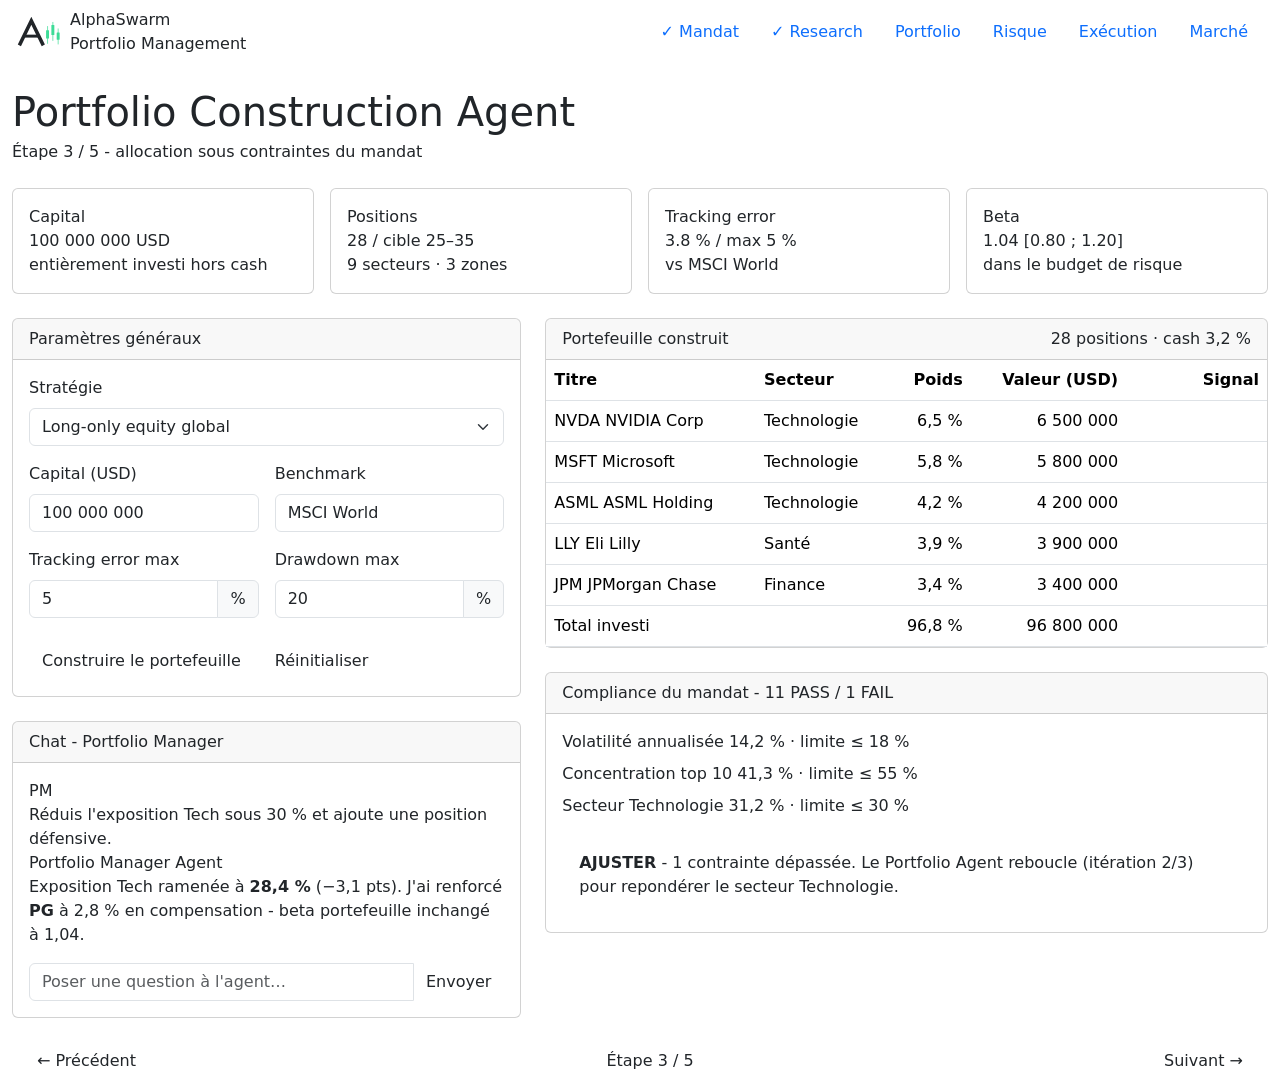
<file: static/drafts/_skeleton.html>
<!DOCTYPE html>
<html lang="fr">
<head>
  <meta charset="UTF-8">
  <meta name="viewport" content="width=device-width, initial-scale=1.0">
  <title>AlphaSwarm - Draft</title>
  <link rel="preconnect" href="https://fonts.googleapis.com">
  <link rel="preconnect" href="https://fonts.gstatic.com" crossorigin>
  <link href="https://fonts.googleapis.com/css2?family=IBM+Plex+Sans:ital,wght@0,300;0,400;0,500;0,600;0,700;1,400&family=IBM+Plex+Serif:wght@400;500;600;700&family=JetBrains+Mono:wght@400;500;700&display=swap" rel="stylesheet">
  <link href="https://cdn.jsdelivr.net/npm/bootstrap@5.3.3/dist/css/bootstrap.min.css" rel="stylesheet">
  <!-- DRAFT-STYLE -->
</head>
<body>

<!-- ══════════ TOPBAR ══════════ -->
<nav class="navbar as-topbar px-3">
  <div class="d-flex align-items-center gap-2">
    <div class="as-logo-mark" aria-label="AlphaSwarm">
      <svg viewBox="0 0 156 96" fill="none" xmlns="http://www.w3.org/2000/svg" width="46" height="30">
        <g stroke="currentColor" stroke-linecap="square">
          <path d="M14 88 L52 10 L90 88" stroke-width="12"/>
          <path d="M32 62 H72" stroke-width="10"/>
        </g>
        <path d="M16 78 L100 26" class="as-logo-cut" stroke-width="7"/>
        <g stroke="#3DDC97" stroke-width="2.4">
          <line x1="107" y1="28" x2="107" y2="88"/>
          <line x1="125" y1="14" x2="125" y2="78"/>
          <line x1="143" y1="36" x2="143" y2="90"/>
        </g>
        <g fill="#3DDC97">
          <rect x="102" y="42" width="10" height="28" rx="1"/>
          <rect x="120" y="24" width="10" height="34" rx="1"/>
          <rect x="138" y="50" width="10" height="24" rx="1"/>
        </g>
      </svg>
    </div>
    <div class="d-flex flex-column">
      <span class="as-logo-name">AlphaSwarm</span>
      <span class="as-logo-sub">Portfolio Management</span>
    </div>
  </div>
  <ul class="nav as-tabs">
    <li class="nav-item"><a class="nav-link as-tab is-done" href="#"><span class="as-tab-check">✓</span> Mandat</a></li>
    <li class="nav-item"><a class="nav-link as-tab is-done" href="#"><span class="as-tab-check">✓</span> Research</a></li>
    <li class="nav-item"><a class="nav-link as-tab is-active" href="#">Portfolio</a></li>
    <li class="nav-item"><a class="nav-link as-tab is-locked" href="#">Risque</a></li>
    <li class="nav-item"><a class="nav-link as-tab is-locked" href="#">Exécution</a></li>
    <li class="nav-item"><a class="nav-link as-tab is-market" href="#">Marché</a></li>
  </ul>
</nav>

<main class="container-xxl py-4 as-main">

  <!-- ══════════ SECTION HEADER ══════════ -->
  <div class="d-flex align-items-center justify-content-between mb-4 as-section-header">
    <div>
      <h1 class="as-title mb-1">Portfolio Construction Agent</h1>
      <div class="as-subtitle">Étape 3 / 5 - allocation sous contraintes du mandat</div>
    </div>
    <span class="badge as-badge-running">EN COURS</span>
  </div>

  <!-- ══════════ KPI CARDS ══════════ -->
  <div class="row g-3 mb-4">
    <div class="col-6 col-lg-3">
      <div class="card as-card as-kpi h-100"><div class="card-body">
        <div class="as-kpi-label">Capital</div>
        <div class="as-kpi-value as-num">100 000 000 <span class="as-kpi-unit">USD</span></div>
        <div class="as-kpi-sub">entièrement investi hors cash</div>
      </div></div>
    </div>
    <div class="col-6 col-lg-3">
      <div class="card as-card as-kpi h-100"><div class="card-body">
        <div class="as-kpi-label">Positions</div>
        <div class="as-kpi-value as-num">28 <span class="as-kpi-unit">/ cible 25–35</span></div>
        <div class="as-kpi-sub">9 secteurs · 3 zones</div>
      </div></div>
    </div>
    <div class="col-6 col-lg-3">
      <div class="card as-card as-kpi h-100"><div class="card-body">
        <div class="as-kpi-label">Tracking error</div>
        <div class="as-kpi-value as-num">3.8 <span class="as-kpi-unit">% / max 5 %</span></div>
        <div class="as-kpi-sub">vs MSCI World</div>
      </div></div>
    </div>
    <div class="col-6 col-lg-3">
      <div class="card as-card as-kpi h-100"><div class="card-body">
        <div class="as-kpi-label">Beta</div>
        <div class="as-kpi-value as-num">1.04 <span class="as-kpi-unit">[0.80 ; 1.20]</span></div>
        <div class="as-kpi-sub">dans le budget de risque</div>
      </div></div>
    </div>
  </div>

  <div class="row g-4">
    <!-- ══════════ COLONNE GAUCHE : FORMULAIRE ══════════ -->
    <div class="col-lg-5">
      <div class="card as-card mb-4">
        <div class="card-header as-card-header">Paramètres généraux</div>
        <div class="card-body">
          <div class="mb-3">
            <label class="form-label as-label" for="d-strat">Stratégie</label>
            <select class="form-select as-input" id="d-strat">
              <option selected>Long-only equity global</option>
              <option>Long/short equity</option>
            </select>
          </div>
          <div class="row g-3">
            <div class="col-6">
              <label class="form-label as-label" for="d-capital">Capital (USD)</label>
              <input type="text" class="form-control as-input as-num" id="d-capital" value="100 000 000">
            </div>
            <div class="col-6">
              <label class="form-label as-label" for="d-bench">Benchmark</label>
              <input type="text" class="form-control as-input" id="d-bench" value="MSCI World">
            </div>
          </div>
          <div class="row g-3 mt-0">
            <div class="col-6">
              <label class="form-label as-label" for="d-te">Tracking error max</label>
              <div class="input-group">
                <input type="text" class="form-control as-input as-num" id="d-te" value="5">
                <span class="input-group-text as-suffix">%</span>
              </div>
            </div>
            <div class="col-6">
              <label class="form-label as-label" for="d-dd">Drawdown max</label>
              <div class="input-group">
                <input type="text" class="form-control as-input as-num" id="d-dd" value="20">
                <span class="input-group-text as-suffix">%</span>
              </div>
            </div>
          </div>
          <div class="d-flex gap-2 mt-4">
            <button type="button" class="btn as-btn-primary">Construire le portefeuille</button>
            <button type="button" class="btn as-btn-ghost">Réinitialiser</button>
          </div>
        </div>
      </div>

      <!-- ══════════ CHAT ══════════ -->
      <div class="card as-card">
        <div class="card-header as-card-header">Chat - Portfolio Manager</div>
        <div class="card-body as-chat">
          <div class="as-msg as-msg-user">
            <div class="as-msg-sender">PM</div>
            <div class="as-msg-bubble">Réduis l'exposition Tech sous 30 % et ajoute une position défensive.</div>
          </div>
          <div class="as-msg as-msg-agent">
            <div class="as-msg-sender">Portfolio Manager Agent</div>
            <div class="as-msg-bubble">Exposition Tech ramenée à <strong>28,4 %</strong> (−3,1 pts). J'ai renforcé <strong>PG</strong> à 2,8 % en compensation - beta portefeuille inchangé à 1,04.</div>
          </div>
          <div class="input-group mt-3">
            <input type="text" class="form-control as-input" placeholder="Poser une question à l'agent…" aria-label="Message">
            <button class="btn as-btn-primary" type="button">Envoyer</button>
          </div>
        </div>
      </div>
    </div>

    <!-- ══════════ COLONNE DROITE : TABLE + COMPLIANCE ══════════ -->
    <div class="col-lg-7">
      <div class="card as-card mb-4">
        <div class="card-header as-card-header d-flex justify-content-between align-items-center">
          <span>Portefeuille construit</span>
          <span class="as-header-meta">28 positions · cash 3,2 %</span>
        </div>
        <div class="table-responsive">
          <table class="table as-table align-middle mb-0">
            <thead>
              <tr>
                <th>Titre</th><th>Secteur</th>
                <th class="text-end">Poids</th><th class="text-end">Valeur (USD)</th>
                <th class="text-end">Signal</th>
              </tr>
            </thead>
            <tbody>
              <tr>
                <td><span class="as-ticker">NVDA</span> <span class="as-name">NVIDIA Corp</span></td>
                <td>Technologie</td>
                <td class="text-end as-num">6,5 %</td><td class="text-end as-num">6 500 000</td>
                <td class="text-end"><span class="badge as-badge-buy">STRONG BUY</span></td>
              </tr>
              <tr>
                <td><span class="as-ticker">MSFT</span> <span class="as-name">Microsoft</span></td>
                <td>Technologie</td>
                <td class="text-end as-num">5,8 %</td><td class="text-end as-num">5 800 000</td>
                <td class="text-end"><span class="badge as-badge-buy">BUY</span></td>
              </tr>
              <tr>
                <td><span class="as-ticker">ASML</span> <span class="as-name">ASML Holding</span></td>
                <td>Technologie</td>
                <td class="text-end as-num">4,2 %</td><td class="text-end as-num">4 200 000</td>
                <td class="text-end"><span class="badge as-badge-buy">BUY</span></td>
              </tr>
              <tr>
                <td><span class="as-ticker">LLY</span> <span class="as-name">Eli Lilly</span></td>
                <td>Santé</td>
                <td class="text-end as-num">3,9 %</td><td class="text-end as-num">3 900 000</td>
                <td class="text-end"><span class="badge as-badge-hold">HOLD</span></td>
              </tr>
              <tr>
                <td><span class="as-ticker">JPM</span> <span class="as-name">JPMorgan Chase</span></td>
                <td>Finance</td>
                <td class="text-end as-num">3,4 %</td><td class="text-end as-num">3 400 000</td>
                <td class="text-end"><span class="badge as-badge-buy">BUY</span></td>
              </tr>
            </tbody>
            <tfoot>
              <tr class="as-total">
                <td colspan="2">Total investi</td>
                <td class="text-end as-num">96,8 %</td>
                <td class="text-end as-num">96 800 000</td>
                <td></td>
              </tr>
            </tfoot>
          </table>
        </div>
      </div>

      <!-- ══════════ COMPLIANCE ══════════ -->
      <div class="card as-card">
        <div class="card-header as-card-header">Compliance du mandat - 11 PASS / 1 FAIL</div>
        <div class="card-body">
          <div class="d-flex flex-column gap-2">
            <div class="d-flex justify-content-between align-items-center as-check">
              <span>Volatilité annualisée <span class="as-check-detail">14,2 % · limite ≤ 18 %</span></span>
              <span class="badge as-badge-pass">PASS</span>
            </div>
            <div class="d-flex justify-content-between align-items-center as-check">
              <span>Concentration top 10 <span class="as-check-detail">41,3 % · limite ≤ 55 %</span></span>
              <span class="badge as-badge-pass">PASS</span>
            </div>
            <div class="d-flex justify-content-between align-items-center as-check">
              <span>Secteur Technologie <span class="as-check-detail">31,2 % · limite ≤ 30 %</span></span>
              <span class="badge as-badge-fail">FAIL</span>
            </div>
          </div>
          <div class="alert as-alert mt-3 mb-0" role="alert">
            <strong>AJUSTER</strong> - 1 contrainte dépassée. Le Portfolio Agent reboucle (itération 2/3) pour repondérer le secteur Technologie.
          </div>
        </div>
      </div>
    </div>
  </div>
</main>

<!-- ══════════ FOOTER NAV ══════════ -->
<footer class="as-footer d-flex align-items-center justify-content-between px-4">
  <button type="button" class="btn as-btn-ghost">← Précédent</button>
  <span class="as-footer-step as-num">Étape 3 / 5</span>
  <button type="button" class="btn as-btn-primary">Suivant →</button>
</footer>

</body>
</html>
</file>
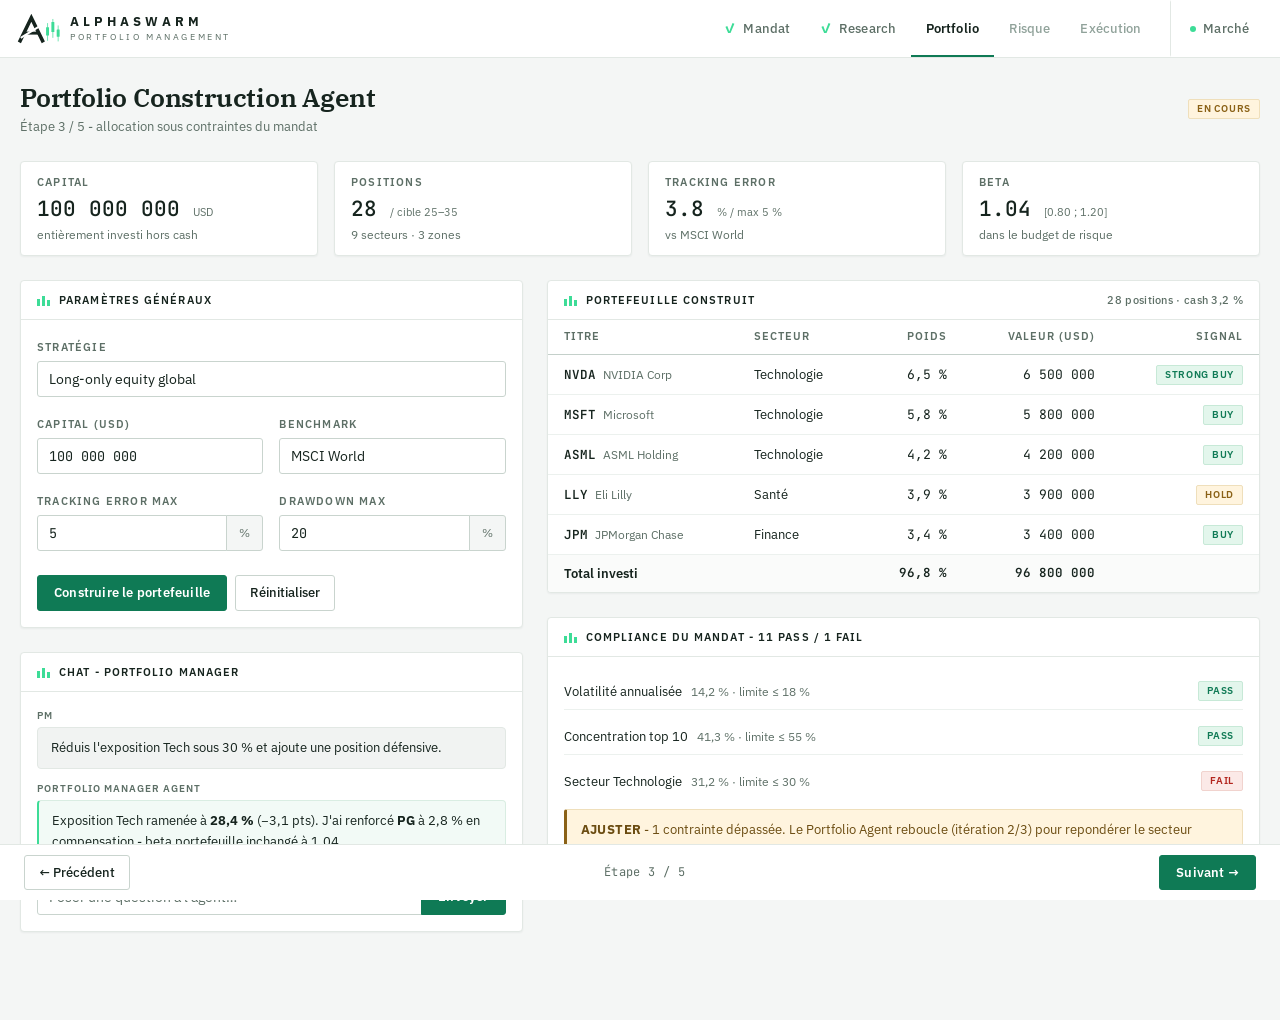
<file: static/drafts/draft-a.html>
<!DOCTYPE html>
<html lang="fr" data-bs-theme="light">
<head>
  <meta charset="UTF-8">
  <meta name="viewport" content="width=device-width, initial-scale=1.0">
  <title>AlphaSwarm - Draft</title>
  <link rel="preconnect" href="https://fonts.googleapis.com">
  <link rel="preconnect" href="https://fonts.gstatic.com" crossorigin>
  <link href="https://fonts.googleapis.com/css2?family=IBM+Plex+Sans:ital,wght@0,300;0,400;0,500;0,600;0,700;1,400&family=IBM+Plex+Serif:wght@400;500;600;700&family=JetBrains+Mono:wght@400;500;700&display=swap" rel="stylesheet">
  <link href="https://cdn.jsdelivr.net/npm/bootstrap@5.3.3/dist/css/bootstrap.min.css" rel="stylesheet">
  <style>
    /* DRAFT A - Salle de recherche · clair feutré, private bank */
    :root{
      --as-ink:#16241E;
      --as-ink2:#5D6F66;
      --as-mute:#90A29A;
      --as-bg:#F4F6F5;
      --as-card:#FFFFFF;
      --as-line:#E2E8E4;
      --as-line-soft:#ECF1EE;
      --as-field:#C9D4CE;
      --as-action:#0F7A55;
      --as-action-h:#0C6446;
      --as-brand:#3DDC97;
      --as-shadow:0 1px 2px rgba(22,36,30,.05);

      --bs-body-bg:var(--as-bg);
      --bs-body-color:var(--as-ink);
      --bs-emphasis-color:var(--as-ink);
      --bs-secondary-color:var(--as-ink2);
      --bs-tertiary-color:var(--as-mute);
      --bs-border-color:var(--as-line);
      --bs-link-color:var(--as-action);
      --bs-link-hover-color:var(--as-action-h);
      --bs-link-color-rgb:15,122,85;
      --bs-link-hover-color-rgb:12,100,70;
      --bs-body-font-family:"IBM Plex Sans",-apple-system,"Segoe UI",sans-serif;
      --bs-body-font-size:.875rem;
    }
    body{
      background:var(--as-bg);
      color:var(--as-ink);
      font-family:var(--bs-body-font-family);
      font-size:14px;
      -webkit-font-smoothing:antialiased;
      min-height:100vh;
      display:flex;
      flex-direction:column;
    }
    ::selection{background:#CDEBDD;color:var(--as-ink)}
    :focus-visible{outline:2px solid var(--as-action);outline-offset:2px}

    /* Topbar */
    .as-topbar{
      background:#FFFFFF;
      border-bottom:1px solid var(--as-line);
      min-height:58px;
      padding-top:0;
      padding-bottom:0;
      align-items:stretch;
      flex-wrap:nowrap;
    }
    .as-logo-mark{color:var(--as-ink);line-height:0}
    .as-logo-cut{stroke:#FFFFFF}
    .as-logo-name{
      font-family:"IBM Plex Sans",sans-serif;
      font-size:13px;font-weight:700;
      text-transform:uppercase;letter-spacing:4px;
      line-height:1.3;color:var(--as-ink);
    }
    .as-logo-sub{
      font-size:8.5px;text-transform:uppercase;
      letter-spacing:2.6px;color:var(--as-ink2);
    }
    .as-tabs{align-self:stretch;flex-wrap:nowrap}
    .as-tabs .nav-item{display:flex}
    .as-tab{
      display:flex;align-items:center;gap:7px;
      padding:0 15px;height:100%;
      font-size:12.5px;font-weight:500;letter-spacing:.1px;
      color:var(--as-ink2);
      border-top:2px solid transparent;
      border-bottom:2px solid transparent;
    }
    .as-tab:hover{color:var(--as-ink)}
    .as-tab.is-active{color:var(--as-ink);font-weight:600;border-bottom-color:var(--as-action)}
    .as-tab-check{color:var(--as-brand);font-weight:700}
    .as-tab.is-locked{color:var(--as-mute);pointer-events:none}
    .as-tab.is-market{margin-left:14px;border-left:1px solid var(--as-line);padding-left:19px}
    .as-tab.is-market::before{content:"";width:6px;height:6px;border-radius:3px;background:var(--as-brand)}

    /* Structure page */
    .as-main{max-width:1264px;flex:1 0 auto}
    .as-title{
      font-family:"IBM Plex Serif",Georgia,serif;
      font-weight:600;font-size:26px;line-height:1.2;letter-spacing:-.2px;
      color:var(--as-ink);
    }
    .as-subtitle{font-size:13px;color:var(--as-ink2)}
    .as-num{font-family:"JetBrains Mono",Consolas,monospace;font-variant-numeric:tabular-nums}

    /* Cartes */
    .as-card{
      background:var(--as-card);
      border:1px solid var(--as-line);
      border-radius:4px;
      box-shadow:var(--as-shadow);
      overflow:hidden;
    }
    .as-card .card-body{padding:16px}
    .as-card-header{
      display:flex;align-items:center;gap:9px;
      justify-content:flex-start!important;
      background:#FFFFFF;
      border-bottom:1px solid var(--as-line);
      padding:11px 16px;
      font-size:11px;font-weight:600;
      text-transform:uppercase;letter-spacing:1.1px;
      color:var(--as-ink);
    }
    /* signature : micro-motif 3 barres, rappel du logo */
    .as-card-header::before{
      content:"";flex:0 0 13px;height:12px;
      background:url("data:image/svg+xml,%3Csvg xmlns='http://www.w3.org/2000/svg' width='13' height='12'%3E%3Cg fill='%233DDC97'%3E%3Crect y='5' width='3' height='7'/%3E%3Crect x='5' y='2' width='3' height='10'/%3E%3Crect x='10' y='6' width='3' height='6'/%3E%3C/g%3E%3C/svg%3E") no-repeat;
    }
    .as-header-meta{
      margin-left:auto;
      font-size:11px;font-weight:500;letter-spacing:.3px;text-transform:none;
      color:var(--as-ink2);
    }

    /* KPI */
    .as-kpi .card-body{padding:13px 16px 12px}
    .as-kpi-label{
      font-size:10.5px;font-weight:600;
      text-transform:uppercase;letter-spacing:1.2px;
      color:var(--as-ink2);margin-bottom:7px;
    }
    .as-kpi-value{font-size:21px;font-weight:500;line-height:1.1;color:var(--as-ink)}
    .as-kpi-unit{
      font-family:"IBM Plex Sans",sans-serif;
      font-size:11px;font-weight:400;letter-spacing:0;
      color:var(--as-ink2);
    }
    .as-kpi-sub{font-size:11.5px;color:var(--as-ink2);margin-top:5px}

    /* Formulaire */
    .as-label{
      font-size:10.5px;font-weight:600;
      text-transform:uppercase;letter-spacing:1.2px;
      color:var(--as-ink2);margin-bottom:5px;
    }
    .as-input{
      border:1px solid var(--as-field);
      border-radius:3px;
      font-size:13.5px;color:var(--as-ink);
      background:#FFFFFF;padding:7px 11px;
    }
    .as-input:focus{
      border-color:var(--as-action);
      box-shadow:none;
      outline:2px solid var(--as-action);outline-offset:1px;
    }
    .as-suffix{
      background:var(--as-bg);
      border:1px solid var(--as-field);
      color:var(--as-ink2);
      font-size:12px;border-radius:3px;
    }

    /* Boutons */
    .as-btn-primary{
      background:var(--as-action);
      border:1px solid var(--as-action);
      color:#fff;font-size:13px;font-weight:600;letter-spacing:.2px;
      border-radius:3px;padding:7px 16px;
    }
    .as-btn-primary:hover,.as-btn-primary:active,.as-btn-primary:first-child:active{
      background:var(--as-action-h);border-color:var(--as-action-h);color:#fff;
    }
    .as-btn-ghost{
      background:#FFFFFF;
      border:1px solid var(--as-field);
      color:var(--as-ink);font-size:13px;font-weight:500;
      border-radius:3px;padding:7px 14px;
    }
    .as-btn-ghost:hover,.as-btn-ghost:active,.as-btn-ghost:first-child:active{
      background:#EFF3F1;border-color:#AFBFB7;color:var(--as-ink);
    }

    /* Badges plats */
    .as-badge-pass,.as-badge-fail,.as-badge-buy,.as-badge-hold,.as-badge-running{
      font-size:10px;font-weight:600;letter-spacing:.7px;
      padding:4px 8px;border-radius:2px;border:1px solid transparent;
    }
    .as-badge-pass,.as-badge-buy{background:#E3F6EC;color:#0F7A55;border-color:#C7E9D7}
    .as-badge-fail{background:#FBE9E7;color:#B3261E;border-color:#F1D3CE}
    .as-badge-hold,.as-badge-running{background:#FFF4DE;color:#8A6116;border-color:#EFDFBB}

    /* Chat */
    .as-chat{padding:16px}
    .as-msg{margin-bottom:12px}
    .as-msg-sender{
      font-size:10px;font-weight:600;
      text-transform:uppercase;letter-spacing:1px;
      color:var(--as-ink2);margin-bottom:4px;
    }
    .as-msg-bubble{
      font-size:13px;line-height:1.55;
      padding:10px 13px;border-radius:4px;
      background:#F1F3F2;border:1px solid var(--as-line);
      color:var(--as-ink);
    }
    .as-msg-agent .as-msg-bubble{
      background:#F2FAF6;border-color:#D9EDE2;
      border-left:2px solid var(--as-brand);
    }

    /* Table */
    .as-table{font-size:13px;margin-bottom:0;--bs-table-bg:transparent}
    .as-table thead th{
      font-size:10.5px;font-weight:600;
      text-transform:uppercase;letter-spacing:1px;
      color:var(--as-ink2);
      border-bottom:1px solid #C4D0CA;
      padding:9px 16px;white-space:nowrap;
    }
    .as-table tbody td{
      padding:9px 16px;
      border-bottom:1px solid var(--as-line-soft);
      color:var(--as-ink);
    }
    .as-table tbody tr:hover td{background:#FAFBFA}
    .as-ticker{font-family:"JetBrains Mono",monospace;font-weight:600;font-size:12.5px;letter-spacing:.2px}
    .as-name{color:var(--as-ink2);font-size:12px;margin-left:4px}
    .as-total td{
      font-weight:600;font-size:12.5px;
      border-top:1px solid #8CA098;border-bottom:0;
      background:#FAFBFA;padding:9px 16px;
    }

    /* Compliance */
    .as-check{padding:8px 0;border-bottom:1px solid var(--as-line-soft);font-size:13px}
    .as-check:last-child{border-bottom:0;padding-bottom:2px}
    .as-check-detail{color:var(--as-ink2);font-size:12px;margin-left:6px}
    .as-alert{
      background:#FFF4DE;
      border:1px solid #EFDFBB;border-left:3px solid #8A6116;
      color:#6B4C11;border-radius:3px;
      font-size:13px;padding:10px 14px;
    }
    .as-alert strong{letter-spacing:.4px}

    /* Footer */
    .as-footer{
      position:sticky;bottom:0;z-index:20;
      background:#FFFFFF;
      border-top:1px solid var(--as-line);
      min-height:56px;margin-top:8px;
    }
    .as-footer-step{font-size:12px;color:var(--as-ink2);letter-spacing:.4px}
  </style>
</head>
<body>

<!-- ══════════ TOPBAR ══════════ -->
<nav class="navbar as-topbar px-3">
  <div class="d-flex align-items-center gap-2">
    <div class="as-logo-mark" aria-label="AlphaSwarm">
      <svg viewBox="0 0 156 96" fill="none" xmlns="http://www.w3.org/2000/svg" width="46" height="30">
        <g stroke="currentColor" stroke-linecap="square">
          <path d="M14 88 L52 10 L90 88" stroke-width="12"/>
          <path d="M32 62 H72" stroke-width="10"/>
        </g>
        <path d="M16 78 L100 26" class="as-logo-cut" stroke-width="7"/>
        <g stroke="#3DDC97" stroke-width="2.4">
          <line x1="107" y1="28" x2="107" y2="88"/>
          <line x1="125" y1="14" x2="125" y2="78"/>
          <line x1="143" y1="36" x2="143" y2="90"/>
        </g>
        <g fill="#3DDC97">
          <rect x="102" y="42" width="10" height="28" rx="1"/>
          <rect x="120" y="24" width="10" height="34" rx="1"/>
          <rect x="138" y="50" width="10" height="24" rx="1"/>
        </g>
      </svg>
    </div>
    <div class="d-flex flex-column">
      <span class="as-logo-name">AlphaSwarm</span>
      <span class="as-logo-sub">Portfolio Management</span>
    </div>
  </div>
  <ul class="nav as-tabs">
    <li class="nav-item"><a class="nav-link as-tab is-done" href="#"><span class="as-tab-check">✓</span> Mandat</a></li>
    <li class="nav-item"><a class="nav-link as-tab is-done" href="#"><span class="as-tab-check">✓</span> Research</a></li>
    <li class="nav-item"><a class="nav-link as-tab is-active" href="#">Portfolio</a></li>
    <li class="nav-item"><a class="nav-link as-tab is-locked" href="#">Risque</a></li>
    <li class="nav-item"><a class="nav-link as-tab is-locked" href="#">Exécution</a></li>
    <li class="nav-item"><a class="nav-link as-tab is-market" href="#">Marché</a></li>
  </ul>
</nav>

<main class="container-xxl py-4 as-main">

  <!-- ══════════ SECTION HEADER ══════════ -->
  <div class="d-flex align-items-center justify-content-between mb-4 as-section-header">
    <div>
      <h1 class="as-title mb-1">Portfolio Construction Agent</h1>
      <div class="as-subtitle">Étape 3 / 5 - allocation sous contraintes du mandat</div>
    </div>
    <span class="badge as-badge-running">EN COURS</span>
  </div>

  <!-- ══════════ KPI CARDS ══════════ -->
  <div class="row g-3 mb-4">
    <div class="col-6 col-lg-3">
      <div class="card as-card as-kpi h-100"><div class="card-body">
        <div class="as-kpi-label">Capital</div>
        <div class="as-kpi-value as-num">100 000 000 <span class="as-kpi-unit">USD</span></div>
        <div class="as-kpi-sub">entièrement investi hors cash</div>
      </div></div>
    </div>
    <div class="col-6 col-lg-3">
      <div class="card as-card as-kpi h-100"><div class="card-body">
        <div class="as-kpi-label">Positions</div>
        <div class="as-kpi-value as-num">28 <span class="as-kpi-unit">/ cible 25–35</span></div>
        <div class="as-kpi-sub">9 secteurs · 3 zones</div>
      </div></div>
    </div>
    <div class="col-6 col-lg-3">
      <div class="card as-card as-kpi h-100"><div class="card-body">
        <div class="as-kpi-label">Tracking error</div>
        <div class="as-kpi-value as-num">3.8 <span class="as-kpi-unit">% / max 5 %</span></div>
        <div class="as-kpi-sub">vs MSCI World</div>
      </div></div>
    </div>
    <div class="col-6 col-lg-3">
      <div class="card as-card as-kpi h-100"><div class="card-body">
        <div class="as-kpi-label">Beta</div>
        <div class="as-kpi-value as-num">1.04 <span class="as-kpi-unit">[0.80 ; 1.20]</span></div>
        <div class="as-kpi-sub">dans le budget de risque</div>
      </div></div>
    </div>
  </div>

  <div class="row g-4">
    <!-- ══════════ COLONNE GAUCHE : FORMULAIRE ══════════ -->
    <div class="col-lg-5">
      <div class="card as-card mb-4">
        <div class="card-header as-card-header">Paramètres généraux</div>
        <div class="card-body">
          <div class="mb-3">
            <label class="form-label as-label" for="d-strat">Stratégie</label>
            <select class="form-select as-input" id="d-strat">
              <option selected>Long-only equity global</option>
              <option>Long/short equity</option>
            </select>
          </div>
          <div class="row g-3">
            <div class="col-6">
              <label class="form-label as-label" for="d-capital">Capital (USD)</label>
              <input type="text" class="form-control as-input as-num" id="d-capital" value="100 000 000">
            </div>
            <div class="col-6">
              <label class="form-label as-label" for="d-bench">Benchmark</label>
              <input type="text" class="form-control as-input" id="d-bench" value="MSCI World">
            </div>
          </div>
          <div class="row g-3 mt-0">
            <div class="col-6">
              <label class="form-label as-label" for="d-te">Tracking error max</label>
              <div class="input-group">
                <input type="text" class="form-control as-input as-num" id="d-te" value="5">
                <span class="input-group-text as-suffix">%</span>
              </div>
            </div>
            <div class="col-6">
              <label class="form-label as-label" for="d-dd">Drawdown max</label>
              <div class="input-group">
                <input type="text" class="form-control as-input as-num" id="d-dd" value="20">
                <span class="input-group-text as-suffix">%</span>
              </div>
            </div>
          </div>
          <div class="d-flex gap-2 mt-4">
            <button type="button" class="btn as-btn-primary">Construire le portefeuille</button>
            <button type="button" class="btn as-btn-ghost">Réinitialiser</button>
          </div>
        </div>
      </div>

      <!-- ══════════ CHAT ══════════ -->
      <div class="card as-card">
        <div class="card-header as-card-header">Chat - Portfolio Manager</div>
        <div class="card-body as-chat">
          <div class="as-msg as-msg-user">
            <div class="as-msg-sender">PM</div>
            <div class="as-msg-bubble">Réduis l'exposition Tech sous 30 % et ajoute une position défensive.</div>
          </div>
          <div class="as-msg as-msg-agent">
            <div class="as-msg-sender">Portfolio Manager Agent</div>
            <div class="as-msg-bubble">Exposition Tech ramenée à <strong>28,4 %</strong> (−3,1 pts). J'ai renforcé <strong>PG</strong> à 2,8 % en compensation - beta portefeuille inchangé à 1,04.</div>
          </div>
          <div class="input-group mt-3">
            <input type="text" class="form-control as-input" placeholder="Poser une question à l'agent…" aria-label="Message">
            <button class="btn as-btn-primary" type="button">Envoyer</button>
          </div>
        </div>
      </div>
    </div>

    <!-- ══════════ COLONNE DROITE : TABLE + COMPLIANCE ══════════ -->
    <div class="col-lg-7">
      <div class="card as-card mb-4">
        <div class="card-header as-card-header d-flex justify-content-between align-items-center">
          <span>Portefeuille construit</span>
          <span class="as-header-meta">28 positions · cash 3,2 %</span>
        </div>
        <div class="table-responsive">
          <table class="table as-table align-middle mb-0">
            <thead>
              <tr>
                <th>Titre</th><th>Secteur</th>
                <th class="text-end">Poids</th><th class="text-end">Valeur (USD)</th>
                <th class="text-end">Signal</th>
              </tr>
            </thead>
            <tbody>
              <tr>
                <td><span class="as-ticker">NVDA</span> <span class="as-name">NVIDIA Corp</span></td>
                <td>Technologie</td>
                <td class="text-end as-num">6,5 %</td><td class="text-end as-num">6 500 000</td>
                <td class="text-end"><span class="badge as-badge-buy">STRONG BUY</span></td>
              </tr>
              <tr>
                <td><span class="as-ticker">MSFT</span> <span class="as-name">Microsoft</span></td>
                <td>Technologie</td>
                <td class="text-end as-num">5,8 %</td><td class="text-end as-num">5 800 000</td>
                <td class="text-end"><span class="badge as-badge-buy">BUY</span></td>
              </tr>
              <tr>
                <td><span class="as-ticker">ASML</span> <span class="as-name">ASML Holding</span></td>
                <td>Technologie</td>
                <td class="text-end as-num">4,2 %</td><td class="text-end as-num">4 200 000</td>
                <td class="text-end"><span class="badge as-badge-buy">BUY</span></td>
              </tr>
              <tr>
                <td><span class="as-ticker">LLY</span> <span class="as-name">Eli Lilly</span></td>
                <td>Santé</td>
                <td class="text-end as-num">3,9 %</td><td class="text-end as-num">3 900 000</td>
                <td class="text-end"><span class="badge as-badge-hold">HOLD</span></td>
              </tr>
              <tr>
                <td><span class="as-ticker">JPM</span> <span class="as-name">JPMorgan Chase</span></td>
                <td>Finance</td>
                <td class="text-end as-num">3,4 %</td><td class="text-end as-num">3 400 000</td>
                <td class="text-end"><span class="badge as-badge-buy">BUY</span></td>
              </tr>
            </tbody>
            <tfoot>
              <tr class="as-total">
                <td colspan="2">Total investi</td>
                <td class="text-end as-num">96,8 %</td>
                <td class="text-end as-num">96 800 000</td>
                <td></td>
              </tr>
            </tfoot>
          </table>
        </div>
      </div>

      <!-- ══════════ COMPLIANCE ══════════ -->
      <div class="card as-card">
        <div class="card-header as-card-header">Compliance du mandat - 11 PASS / 1 FAIL</div>
        <div class="card-body">
          <div class="d-flex flex-column gap-2">
            <div class="d-flex justify-content-between align-items-center as-check">
              <span>Volatilité annualisée <span class="as-check-detail">14,2 % · limite ≤ 18 %</span></span>
              <span class="badge as-badge-pass">PASS</span>
            </div>
            <div class="d-flex justify-content-between align-items-center as-check">
              <span>Concentration top 10 <span class="as-check-detail">41,3 % · limite ≤ 55 %</span></span>
              <span class="badge as-badge-pass">PASS</span>
            </div>
            <div class="d-flex justify-content-between align-items-center as-check">
              <span>Secteur Technologie <span class="as-check-detail">31,2 % · limite ≤ 30 %</span></span>
              <span class="badge as-badge-fail">FAIL</span>
            </div>
          </div>
          <div class="alert as-alert mt-3 mb-0" role="alert">
            <strong>AJUSTER</strong> - 1 contrainte dépassée. Le Portfolio Agent reboucle (itération 2/3) pour repondérer le secteur Technologie.
          </div>
        </div>
      </div>
    </div>
  </div>
</main>

<!-- ══════════ FOOTER NAV ══════════ -->
<footer class="as-footer d-flex align-items-center justify-content-between px-4">
  <button type="button" class="btn as-btn-ghost">← Précédent</button>
  <span class="as-footer-step as-num">Étape 3 / 5</span>
  <button type="button" class="btn as-btn-primary">Suivant →</button>
</footer>

</body>
</html>
</file>
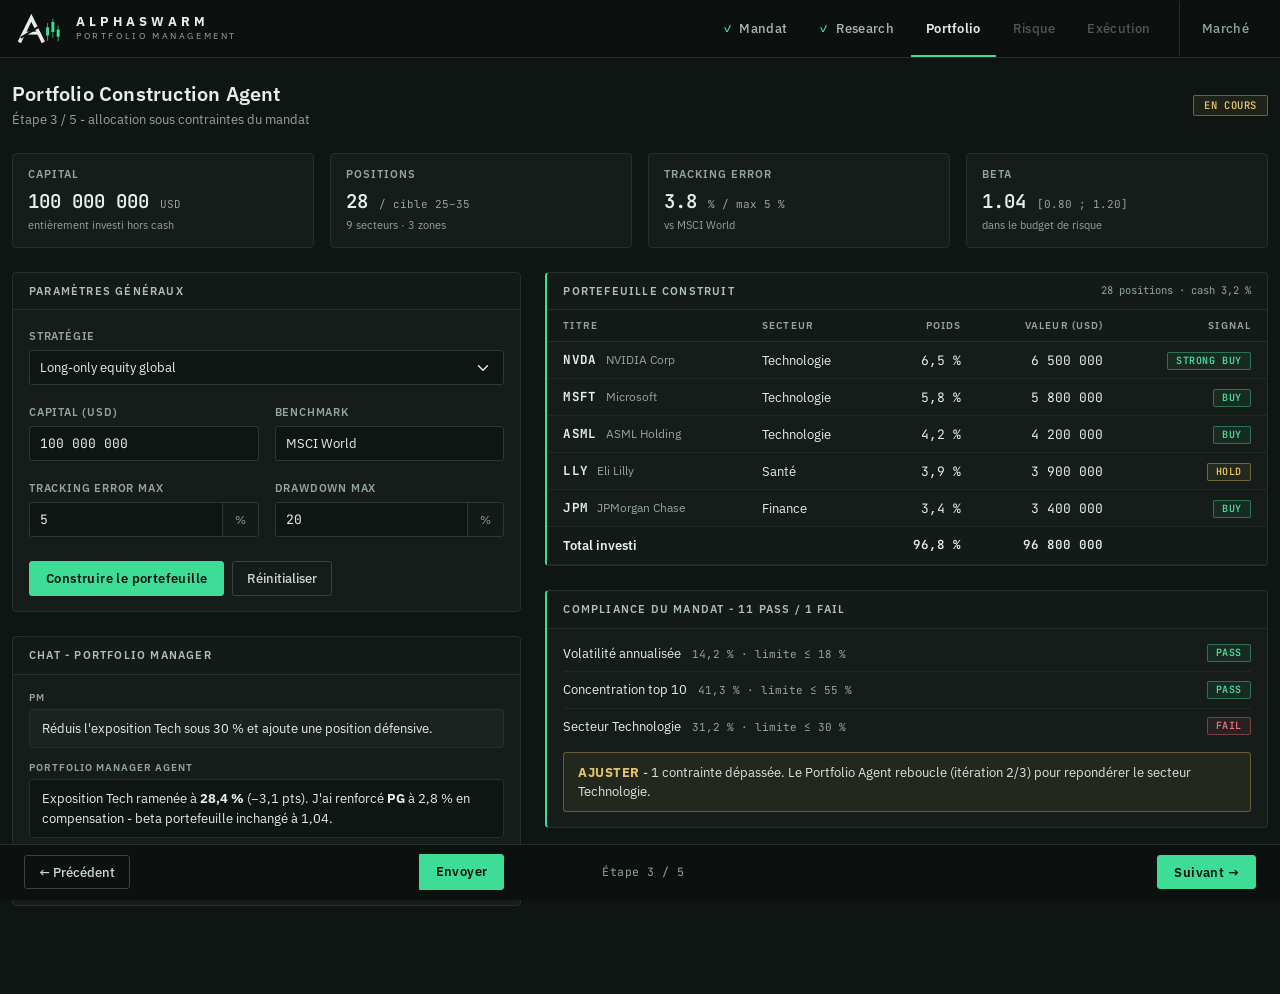
<file: static/drafts/draft-b.html>
<!DOCTYPE html>
<html lang="fr" data-bs-theme="dark">
<head>
  <meta charset="UTF-8">
  <meta name="viewport" content="width=device-width, initial-scale=1.0">
  <title>AlphaSwarm - Draft</title>
  <link rel="preconnect" href="https://fonts.googleapis.com">
  <link rel="preconnect" href="https://fonts.gstatic.com" crossorigin>
  <link href="https://fonts.googleapis.com/css2?family=IBM+Plex+Sans:ital,wght@0,300;0,400;0,500;0,600;0,700;1,400&family=IBM+Plex+Serif:wght@400;500;600;700&family=JetBrains+Mono:wght@400;500;700&display=swap" rel="stylesheet">
  <link href="https://cdn.jsdelivr.net/npm/bootstrap@5.3.3/dist/css/bootstrap.min.css" rel="stylesheet">
  <style>
    /* ══════════ DRAFT B - « Desk » : terminal sombre épuré ══════════ */
    :root { color-scheme: dark; }

    [data-bs-theme=dark] {
      --bs-body-bg: #0F1513;
      --bs-body-color: #E6EEE9;
      --bs-border-color: #26302B;
      --bs-secondary-color: #93A69B;
      --bs-secondary-bg: #151C19;
      --bs-tertiary-bg: #131A17;
      --bs-link-color: #4ADE9C;
      --bs-link-hover-color: #7BE8B8;
      --bs-body-font-family: "IBM Plex Sans", -apple-system, "Segoe UI", sans-serif;
    }

    body {
      background: #0F1513;
      color: #E6EEE9;
      font-size: 13.5px;
      -webkit-font-smoothing: antialiased;
      min-height: 100vh;
      display: flex;
      flex-direction: column;
    }
    .as-main { flex: 1 0 auto; }

    ::selection { background: #3DDC97; color: #07130D; }

    :focus-visible {
      outline: 2px solid #3DDC97;
      outline-offset: 2px;
    }
    .btn:focus-visible {
      outline: 2px solid #3DDC97;
      outline-offset: 2px;
      box-shadow: none;
    }

    .as-num {
      font-family: "JetBrains Mono", monospace;
      font-variant-numeric: tabular-nums;
    }

    /* ── Topbar ── */
    .as-topbar {
      background: #0C110F;
      border-bottom: 1px solid #26302B;
      min-height: 58px;
      padding-top: 0;
      padding-bottom: 0;
      align-items: stretch;
    }
    .as-topbar > .d-flex { padding: 10px 0; }

    .as-logo-mark { color: #E6EEE9; display: flex; align-items: center; margin-right: 6px; }
    .as-logo-cut { stroke: #0C110F; }
    .as-logo-name {
      font-family: "IBM Plex Sans", sans-serif;
      text-transform: uppercase;
      font-weight: 700;
      letter-spacing: 4px;
      font-size: 13px;
      line-height: 1.25;
      color: #E6EEE9;
    }
    .as-logo-sub {
      font-size: 8.5px;
      text-transform: uppercase;
      letter-spacing: 2.6px;
      color: #93A69B;
      line-height: 1.5;
    }

    .as-tabs { align-items: stretch; gap: 2px; }
    .as-tabs .nav-item { display: flex; }
    .as-tab {
      display: flex;
      align-items: center;
      gap: 7px;
      padding: 0 15px;
      font-size: 12.5px;
      font-weight: 500;
      letter-spacing: .3px;
      color: #93A69B;
      border-top: 2px solid transparent;
      border-bottom: 2px solid transparent;
    }
    .as-tab:hover { color: #E6EEE9; }
    .as-tab.is-done { color: #A8BAAE; }
    .as-tab-check { font-size: 10px; color: #4ADE9C; }
    .as-tab.is-active {
      color: #E6EEE9;
      font-weight: 600;
      border-bottom-color: #3DDC97;
    }
    .as-tab.is-locked { color: #4E5B53; pointer-events: none; }
    .as-tab.is-market { border-left: 1px solid #26302B; margin-left: 12px; padding-left: 22px; }

    /* ── En-tête de section ── */
    .as-title {
      font-size: 20px;
      font-weight: 600;
      letter-spacing: .2px;
      color: #E6EEE9;
    }
    .as-subtitle { font-size: 12.5px; color: #93A69B; }

    /* ── Cartes ── */
    .as-card {
      background: #151C19;
      border: 1px solid #26302B;
      border-radius: 4px;
      box-shadow: none;
    }
    .as-card .card-body { padding: 15px 16px; }
    .as-card-header {
      background: #131A17;
      border-bottom: 1px solid #26302B;
      padding: 10px 16px;
      font-size: 11px;
      font-weight: 600;
      text-transform: uppercase;
      letter-spacing: 1.2px;
      color: #AFC0B5;
    }
    .as-header-meta {
      font-family: "JetBrains Mono", monospace;
      font-variant-numeric: tabular-nums;
      font-size: 10.5px;
      font-weight: 400;
      letter-spacing: 0;
      text-transform: none;
      color: #93A69B;
    }

    /* Signature : rail d'état sur les cartes vivantes (colonne droite) */
    .col-lg-7 > .as-card { border-left: 2px solid #3DDC97; }

    /* ── KPI ── */
    .as-kpi .card-body { padding: 13px 15px; }
    .as-kpi-label {
      font-size: 10.5px;
      text-transform: uppercase;
      letter-spacing: 1px;
      font-weight: 600;
      color: #93A69B;
      margin-bottom: 7px;
    }
    .as-kpi-value {
      font-size: 19px;
      font-weight: 600;
      line-height: 1.25;
      color: #E6EEE9;
    }
    .as-kpi-unit { font-size: 11px; font-weight: 400; color: #93A69B; }
    .as-kpi-sub { font-size: 11px; color: #93A69B; margin-top: 4px; }

    /* ── Formulaires ── */
    .as-label {
      font-size: 11px;
      text-transform: uppercase;
      letter-spacing: .8px;
      font-weight: 600;
      color: #93A69B;
      margin-bottom: 5px;
    }
    .as-input {
      background-color: #0F1513;
      border: 1px solid #2C3833;
      color: #E6EEE9;
      border-radius: 3px;
      font-size: 13px;
      padding: 7px 10px;
    }
    .as-input::placeholder { color: #6B7B71; }
    .as-input:focus {
      background-color: #0F1513;
      color: #E6EEE9;
      border-color: #3DDC97;
      outline: 2px solid rgba(61, 220, 151, .35);
      outline-offset: 0;
      box-shadow: none;
    }
    .as-suffix {
      background-color: #131A17;
      border: 1px solid #2C3833;
      color: #93A69B;
      font-size: 12px;
      border-radius: 3px;
    }

    /* ── Boutons ── */
    .as-btn-primary {
      background: #3DDC97;
      border: 1px solid #3DDC97;
      color: #07130D;
      font-weight: 600;
      font-size: 12.5px;
      letter-spacing: .4px;
      border-radius: 3px;
      padding: 7px 16px;
    }
    .as-btn-primary:hover { background: #33C384; border-color: #33C384; color: #07130D; }
    .as-btn-primary:active { background: #2BAE75 !important; border-color: #2BAE75 !important; color: #07130D !important; }
    .as-btn-ghost {
      background: transparent;
      border: 1px solid #37453E;
      color: #CBD8D0;
      font-weight: 500;
      font-size: 12.5px;
      border-radius: 3px;
      padding: 7px 14px;
    }
    .as-btn-ghost:hover { background: #1A231F; border-color: #46554D; color: #E6EEE9; }

    /* ── Chat ── */
    .as-chat .as-msg { margin-bottom: 12px; }
    .as-msg-sender {
      font-size: 10px;
      text-transform: uppercase;
      letter-spacing: 1px;
      font-weight: 600;
      color: #93A69B;
      margin-bottom: 4px;
    }
    .as-msg-bubble {
      font-size: 13px;
      line-height: 1.5;
      padding: 9px 12px;
      border-radius: 3px;
      border: 1px solid #26302B;
    }
    .as-msg-user .as-msg-bubble { background: #1A231F; }
    .as-msg-agent .as-msg-bubble { background: #0F1513; }

    /* ── Table ── */
    .as-table {
      --bs-table-bg: transparent;
      --bs-table-color: #E6EEE9;
      --bs-table-border-color: #1F2925;
      font-size: 13px;
    }
    .as-table thead th {
      background: #131A17;
      font-size: 10px;
      text-transform: uppercase;
      letter-spacing: 1.1px;
      font-weight: 600;
      color: #93A69B;
      border-bottom: 1px solid #26302B;
      padding: 8px 14px;
      white-space: nowrap;
    }
    .as-table tbody td {
      padding: 8px 14px;
      border-color: #1F2925;
    }
    .as-table thead th:first-child,
    .as-table tbody td:first-child,
    .as-table tfoot td:first-child { padding-left: 16px; }
    .as-table thead th:last-child,
    .as-table tbody td:last-child,
    .as-table tfoot td:last-child { padding-right: 16px; }
    .as-table tbody tr:hover td { background: #171F1B; }
    .as-ticker {
      font-family: "JetBrains Mono", monospace;
      font-weight: 700;
      font-size: 12.5px;
      letter-spacing: .3px;
      color: #E6EEE9;
    }
    .as-name { font-size: 11.5px; color: #93A69B; margin-left: 6px; }
    .as-total td {
      background: #131A17;
      border-top: 1px solid #26302B;
      font-weight: 600;
      font-size: 12.5px;
      color: #E6EEE9;
      padding: 9px 14px;
    }

    /* ── Badges plats ── */
    .as-badge-pass, .as-badge-buy, .as-badge-fail, .as-badge-hold, .as-badge-running {
      font-family: "JetBrains Mono", monospace;
      font-size: 10px;
      font-weight: 600;
      letter-spacing: .6px;
      padding: 3px 8px;
      border-radius: 2px;
    }
    .as-badge-pass, .as-badge-buy {
      color: #4ADE9C;
      background: rgba(61, 220, 151, .08);
      border: 1px solid rgba(74, 222, 156, .4);
    }
    .as-badge-fail {
      color: #F1707B;
      background: rgba(241, 112, 123, .08);
      border: 1px solid rgba(241, 112, 123, .4);
    }
    .as-badge-hold, .as-badge-running {
      color: #E2C36B;
      background: rgba(226, 195, 107, .08);
      border: 1px solid rgba(226, 195, 107, .4);
    }
    .as-badge-running { font-size: 10.5px; padding: 4px 10px; }

    /* ── Compliance ── */
    .as-check {
      font-size: 13px;
      padding-bottom: 8px;
      border-bottom: 1px solid #1F2925;
    }
    .as-check:last-child { border-bottom: 0; padding-bottom: 0; }
    .as-check-detail {
      font-family: "JetBrains Mono", monospace;
      font-variant-numeric: tabular-nums;
      font-size: 11px;
      color: #93A69B;
      margin-left: 8px;
    }
    .as-alert {
      background: rgba(226, 195, 107, .07);
      border: 1px solid rgba(226, 195, 107, .35);
      color: #DCE5DF;
      border-radius: 3px;
      font-size: 12.5px;
      padding: 10px 14px;
    }
    .as-alert strong { color: #E2C36B; letter-spacing: .5px; }

    /* ── Footer ── */
    .as-footer {
      position: sticky;
      bottom: 0;
      background: #0C110F;
      border-top: 1px solid #26302B;
      height: 56px;
      margin-top: 8px;
    }
    .as-footer-step { font-size: 11.5px; letter-spacing: .5px; color: #93A69B; }
  </style>
</head>
<body>

<!-- ══════════ TOPBAR ══════════ -->
<nav class="navbar as-topbar px-3">
  <div class="d-flex align-items-center gap-2">
    <div class="as-logo-mark" aria-label="AlphaSwarm">
      <svg viewBox="0 0 156 96" fill="none" xmlns="http://www.w3.org/2000/svg" width="46" height="30">
        <g stroke="currentColor" stroke-linecap="square">
          <path d="M14 88 L52 10 L90 88" stroke-width="12"/>
          <path d="M32 62 H72" stroke-width="10"/>
        </g>
        <path d="M16 78 L100 26" class="as-logo-cut" stroke-width="7"/>
        <g stroke="#3DDC97" stroke-width="2.4">
          <line x1="107" y1="28" x2="107" y2="88"/>
          <line x1="125" y1="14" x2="125" y2="78"/>
          <line x1="143" y1="36" x2="143" y2="90"/>
        </g>
        <g fill="#3DDC97">
          <rect x="102" y="42" width="10" height="28" rx="1"/>
          <rect x="120" y="24" width="10" height="34" rx="1"/>
          <rect x="138" y="50" width="10" height="24" rx="1"/>
        </g>
      </svg>
    </div>
    <div class="d-flex flex-column">
      <span class="as-logo-name">AlphaSwarm</span>
      <span class="as-logo-sub">Portfolio Management</span>
    </div>
  </div>
  <ul class="nav as-tabs">
    <li class="nav-item"><a class="nav-link as-tab is-done" href="#"><span class="as-tab-check">✓</span> Mandat</a></li>
    <li class="nav-item"><a class="nav-link as-tab is-done" href="#"><span class="as-tab-check">✓</span> Research</a></li>
    <li class="nav-item"><a class="nav-link as-tab is-active" href="#">Portfolio</a></li>
    <li class="nav-item"><a class="nav-link as-tab is-locked" href="#">Risque</a></li>
    <li class="nav-item"><a class="nav-link as-tab is-locked" href="#">Exécution</a></li>
    <li class="nav-item"><a class="nav-link as-tab is-market" href="#">Marché</a></li>
  </ul>
</nav>

<main class="container-xxl py-4 as-main">

  <!-- ══════════ SECTION HEADER ══════════ -->
  <div class="d-flex align-items-center justify-content-between mb-4 as-section-header">
    <div>
      <h1 class="as-title mb-1">Portfolio Construction Agent</h1>
      <div class="as-subtitle">Étape 3 / 5 - allocation sous contraintes du mandat</div>
    </div>
    <span class="badge as-badge-running">EN COURS</span>
  </div>

  <!-- ══════════ KPI CARDS ══════════ -->
  <div class="row g-3 mb-4">
    <div class="col-6 col-lg-3">
      <div class="card as-card as-kpi h-100"><div class="card-body">
        <div class="as-kpi-label">Capital</div>
        <div class="as-kpi-value as-num">100 000 000 <span class="as-kpi-unit">USD</span></div>
        <div class="as-kpi-sub">entièrement investi hors cash</div>
      </div></div>
    </div>
    <div class="col-6 col-lg-3">
      <div class="card as-card as-kpi h-100"><div class="card-body">
        <div class="as-kpi-label">Positions</div>
        <div class="as-kpi-value as-num">28 <span class="as-kpi-unit">/ cible 25–35</span></div>
        <div class="as-kpi-sub">9 secteurs · 3 zones</div>
      </div></div>
    </div>
    <div class="col-6 col-lg-3">
      <div class="card as-card as-kpi h-100"><div class="card-body">
        <div class="as-kpi-label">Tracking error</div>
        <div class="as-kpi-value as-num">3.8 <span class="as-kpi-unit">% / max 5 %</span></div>
        <div class="as-kpi-sub">vs MSCI World</div>
      </div></div>
    </div>
    <div class="col-6 col-lg-3">
      <div class="card as-card as-kpi h-100"><div class="card-body">
        <div class="as-kpi-label">Beta</div>
        <div class="as-kpi-value as-num">1.04 <span class="as-kpi-unit">[0.80 ; 1.20]</span></div>
        <div class="as-kpi-sub">dans le budget de risque</div>
      </div></div>
    </div>
  </div>

  <div class="row g-4">
    <!-- ══════════ COLONNE GAUCHE : FORMULAIRE ══════════ -->
    <div class="col-lg-5">
      <div class="card as-card mb-4">
        <div class="card-header as-card-header">Paramètres généraux</div>
        <div class="card-body">
          <div class="mb-3">
            <label class="form-label as-label" for="d-strat">Stratégie</label>
            <select class="form-select as-input" id="d-strat">
              <option selected>Long-only equity global</option>
              <option>Long/short equity</option>
            </select>
          </div>
          <div class="row g-3">
            <div class="col-6">
              <label class="form-label as-label" for="d-capital">Capital (USD)</label>
              <input type="text" class="form-control as-input as-num" id="d-capital" value="100 000 000">
            </div>
            <div class="col-6">
              <label class="form-label as-label" for="d-bench">Benchmark</label>
              <input type="text" class="form-control as-input" id="d-bench" value="MSCI World">
            </div>
          </div>
          <div class="row g-3 mt-0">
            <div class="col-6">
              <label class="form-label as-label" for="d-te">Tracking error max</label>
              <div class="input-group">
                <input type="text" class="form-control as-input as-num" id="d-te" value="5">
                <span class="input-group-text as-suffix">%</span>
              </div>
            </div>
            <div class="col-6">
              <label class="form-label as-label" for="d-dd">Drawdown max</label>
              <div class="input-group">
                <input type="text" class="form-control as-input as-num" id="d-dd" value="20">
                <span class="input-group-text as-suffix">%</span>
              </div>
            </div>
          </div>
          <div class="d-flex gap-2 mt-4">
            <button type="button" class="btn as-btn-primary">Construire le portefeuille</button>
            <button type="button" class="btn as-btn-ghost">Réinitialiser</button>
          </div>
        </div>
      </div>

      <!-- ══════════ CHAT ══════════ -->
      <div class="card as-card">
        <div class="card-header as-card-header">Chat - Portfolio Manager</div>
        <div class="card-body as-chat">
          <div class="as-msg as-msg-user">
            <div class="as-msg-sender">PM</div>
            <div class="as-msg-bubble">Réduis l'exposition Tech sous 30 % et ajoute une position défensive.</div>
          </div>
          <div class="as-msg as-msg-agent">
            <div class="as-msg-sender">Portfolio Manager Agent</div>
            <div class="as-msg-bubble">Exposition Tech ramenée à <strong>28,4 %</strong> (−3,1 pts). J'ai renforcé <strong>PG</strong> à 2,8 % en compensation - beta portefeuille inchangé à 1,04.</div>
          </div>
          <div class="input-group mt-3">
            <input type="text" class="form-control as-input" placeholder="Poser une question à l'agent…" aria-label="Message">
            <button class="btn as-btn-primary" type="button">Envoyer</button>
          </div>
        </div>
      </div>
    </div>

    <!-- ══════════ COLONNE DROITE : TABLE + COMPLIANCE ══════════ -->
    <div class="col-lg-7">
      <div class="card as-card mb-4">
        <div class="card-header as-card-header d-flex justify-content-between align-items-center">
          <span>Portefeuille construit</span>
          <span class="as-header-meta">28 positions · cash 3,2 %</span>
        </div>
        <div class="table-responsive">
          <table class="table as-table align-middle mb-0">
            <thead>
              <tr>
                <th>Titre</th><th>Secteur</th>
                <th class="text-end">Poids</th><th class="text-end">Valeur (USD)</th>
                <th class="text-end">Signal</th>
              </tr>
            </thead>
            <tbody>
              <tr>
                <td><span class="as-ticker">NVDA</span> <span class="as-name">NVIDIA Corp</span></td>
                <td>Technologie</td>
                <td class="text-end as-num">6,5 %</td><td class="text-end as-num">6 500 000</td>
                <td class="text-end"><span class="badge as-badge-buy">STRONG BUY</span></td>
              </tr>
              <tr>
                <td><span class="as-ticker">MSFT</span> <span class="as-name">Microsoft</span></td>
                <td>Technologie</td>
                <td class="text-end as-num">5,8 %</td><td class="text-end as-num">5 800 000</td>
                <td class="text-end"><span class="badge as-badge-buy">BUY</span></td>
              </tr>
              <tr>
                <td><span class="as-ticker">ASML</span> <span class="as-name">ASML Holding</span></td>
                <td>Technologie</td>
                <td class="text-end as-num">4,2 %</td><td class="text-end as-num">4 200 000</td>
                <td class="text-end"><span class="badge as-badge-buy">BUY</span></td>
              </tr>
              <tr>
                <td><span class="as-ticker">LLY</span> <span class="as-name">Eli Lilly</span></td>
                <td>Santé</td>
                <td class="text-end as-num">3,9 %</td><td class="text-end as-num">3 900 000</td>
                <td class="text-end"><span class="badge as-badge-hold">HOLD</span></td>
              </tr>
              <tr>
                <td><span class="as-ticker">JPM</span> <span class="as-name">JPMorgan Chase</span></td>
                <td>Finance</td>
                <td class="text-end as-num">3,4 %</td><td class="text-end as-num">3 400 000</td>
                <td class="text-end"><span class="badge as-badge-buy">BUY</span></td>
              </tr>
            </tbody>
            <tfoot>
              <tr class="as-total">
                <td colspan="2">Total investi</td>
                <td class="text-end as-num">96,8 %</td>
                <td class="text-end as-num">96 800 000</td>
                <td></td>
              </tr>
            </tfoot>
          </table>
        </div>
      </div>

      <!-- ══════════ COMPLIANCE ══════════ -->
      <div class="card as-card">
        <div class="card-header as-card-header">Compliance du mandat - 11 PASS / 1 FAIL</div>
        <div class="card-body">
          <div class="d-flex flex-column gap-2">
            <div class="d-flex justify-content-between align-items-center as-check">
              <span>Volatilité annualisée <span class="as-check-detail">14,2 % · limite ≤ 18 %</span></span>
              <span class="badge as-badge-pass">PASS</span>
            </div>
            <div class="d-flex justify-content-between align-items-center as-check">
              <span>Concentration top 10 <span class="as-check-detail">41,3 % · limite ≤ 55 %</span></span>
              <span class="badge as-badge-pass">PASS</span>
            </div>
            <div class="d-flex justify-content-between align-items-center as-check">
              <span>Secteur Technologie <span class="as-check-detail">31,2 % · limite ≤ 30 %</span></span>
              <span class="badge as-badge-fail">FAIL</span>
            </div>
          </div>
          <div class="alert as-alert mt-3 mb-0" role="alert">
            <strong>AJUSTER</strong> - 1 contrainte dépassée. Le Portfolio Agent reboucle (itération 2/3) pour repondérer le secteur Technologie.
          </div>
        </div>
      </div>
    </div>
  </div>
</main>

<!-- ══════════ FOOTER NAV ══════════ -->
<footer class="as-footer d-flex align-items-center justify-content-between px-4">
  <button type="button" class="btn as-btn-ghost">← Précédent</button>
  <span class="as-footer-step as-num">Étape 3 / 5</span>
  <button type="button" class="btn as-btn-primary">Suivant →</button>
</footer>

</body>
</html>
</file>
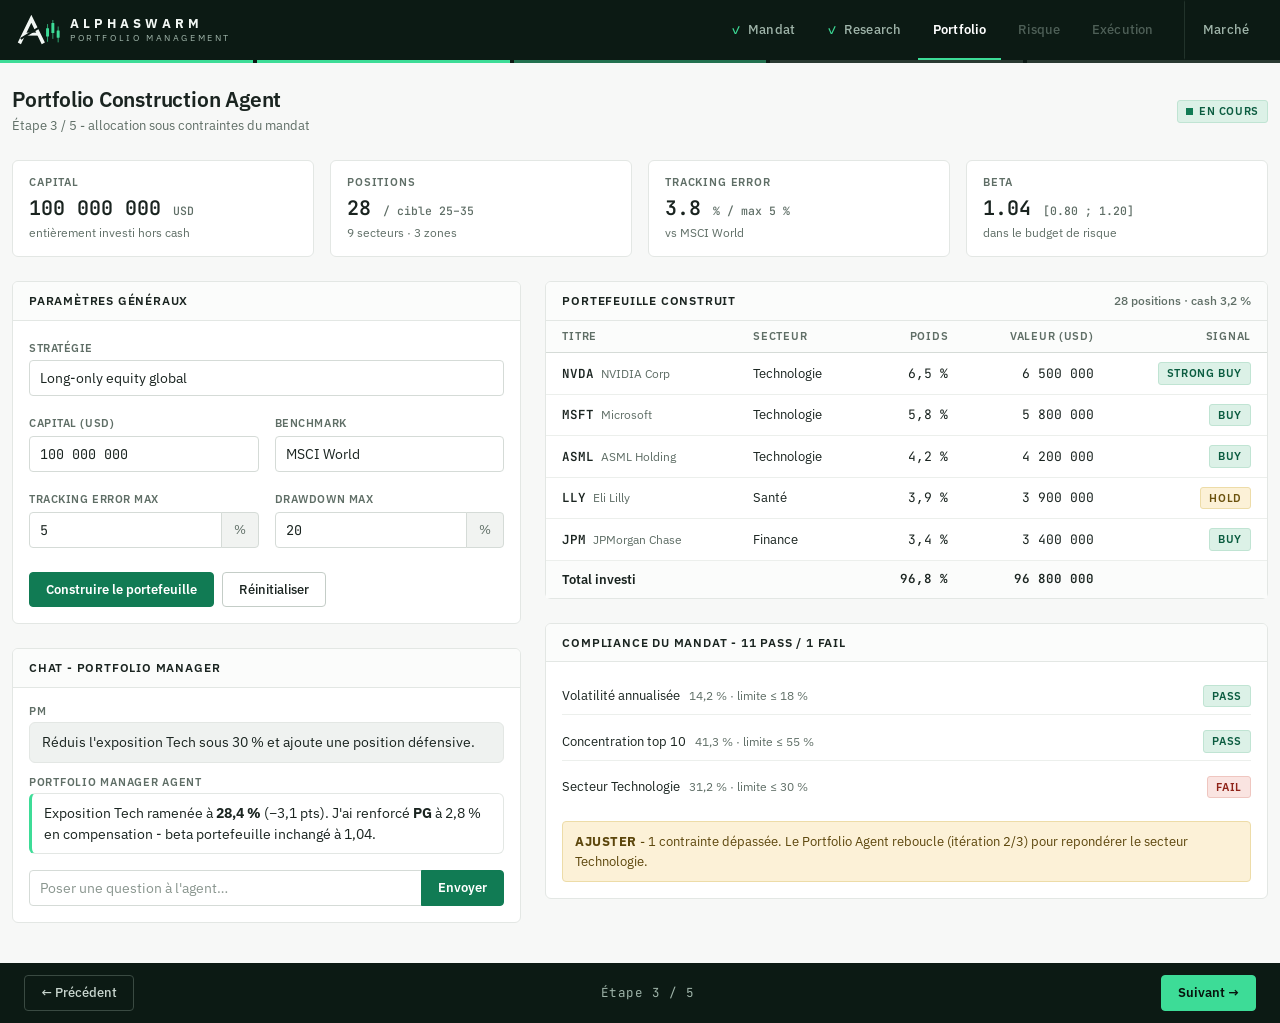
<file: static/drafts/draft-c.html>
<!DOCTYPE html>
<html lang="fr">
<head>
  <meta charset="UTF-8">
  <meta name="viewport" content="width=device-width, initial-scale=1.0">
  <title>AlphaSwarm - Draft</title>
  <link rel="preconnect" href="https://fonts.googleapis.com">
  <link rel="preconnect" href="https://fonts.gstatic.com" crossorigin>
  <link href="https://fonts.googleapis.com/css2?family=IBM+Plex+Sans:ital,wght@0,300;0,400;0,500;0,600;0,700;1,400&family=IBM+Plex+Serif:wght@400;500;600;700&family=JetBrains+Mono:wght@400;500;700&display=swap" rel="stylesheet">
  <link href="https://cdn.jsdelivr.net/npm/bootstrap@5.3.3/dist/css/bootstrap.min.css" rel="stylesheet">
  <style>
    /* DRAFT C - "Chrome & papier" : chrome sombre #0C1A14, contenu papier #F7F8F7.
       #3DDC97 reserve au chrome sombre et aux marqueurs graphiques cote clair. */

    :root{
      --bs-body-bg:#F7F8F7;
      --bs-body-color:#1A2420;
      --bs-secondary-color:#5F6E66;
      --bs-border-color:#E3E7E4;
      --bs-border-radius:6px;
      --bs-link-color:#117B54;
      --bs-link-hover-color:#0D6143;
      --bs-body-font-family:"IBM Plex Sans",-apple-system,"Segoe UI",Roboto,Arial,sans-serif;
      --bs-body-font-size:.875rem;

      --as-chrome:#0C1A14;
      --as-chrome-line:#22332B;
      --as-chrome-text:#9FB4A9;
      --as-ink:#1A2420;
      --as-ink-2:#5F6E66;
      --as-green:#3DDC97;
      --as-action:#117B54;
      --as-action-hover:#0D6143;
      --as-line:#E3E7E4;
      --as-line-soft:#ECEFEC;
      --as-line-strong:#D5DBD7;
      --as-surface:#FFFFFF;
      --as-surface-2:#FBFCFB;
      --as-mono:"JetBrains Mono","SFMono-Regular",Consolas,monospace;
    }

    body{
      display:flex;flex-direction:column;min-height:100vh;
      background:var(--bs-body-bg);color:var(--as-ink);
      font-family:var(--bs-body-font-family);
      -webkit-font-smoothing:antialiased;
    }
    .as-main{flex:1 0 auto}
    .as-num{font-family:var(--as-mono);font-variant-numeric:tabular-nums}

    /* Focus visible */
    a:focus-visible,button:focus-visible,.btn:focus-visible{
      outline:2px solid var(--as-action);outline-offset:2px;box-shadow:none!important;
    }
    .as-topbar a:focus-visible,.as-footer .btn:focus-visible{outline-color:var(--as-green)}
    .as-input:focus,.form-select.as-input:focus{
      border-color:var(--as-action);box-shadow:none;
      outline:2px solid var(--as-action);outline-offset:1px;
    }

    /* ========== TOPBAR ========== */
    .as-topbar{
      background:var(--as-chrome);
      padding-top:0;padding-bottom:0;min-height:60px;
      align-items:stretch;
    }
    .as-topbar>div{padding:12px 0}
    .as-logo-mark{color:#F2F7F4;display:flex;align-items:center}
    .as-logo-cut{stroke:#0C1A14}
    .as-logo-name{
      font-family:"IBM Plex Sans",sans-serif;text-transform:uppercase;
      font-weight:700;letter-spacing:4px;font-size:13px;line-height:1.25;color:#F2F7F4;
    }
    .as-logo-sub{
      font-size:8.5px;text-transform:uppercase;letter-spacing:2.6px;
      color:var(--as-chrome-text);
    }

    .as-tabs{align-self:stretch;gap:2px}
    .as-tabs .nav-item{display:flex}
    .as-tab{
      display:flex;align-items:center;gap:7px;
      padding:0 15px;
      font-size:13px;font-weight:500;letter-spacing:.01em;
      color:var(--as-chrome-text);
      border-top:2px solid transparent;border-bottom:2px solid transparent;
    }
    .as-tab:hover{color:#D7E3DD}
    .as-tab.is-active{color:#FFFFFF;font-weight:600;border-bottom-color:var(--as-green)}
    .as-tab.is-done{color:var(--as-chrome-text)}
    .as-tab-check{color:var(--as-green);font-size:11px;line-height:1}
    .as-tab.is-locked{opacity:.45;pointer-events:none}
    .as-tab.is-market{margin-left:14px;border-left:1px solid var(--as-chrome-line);padding-left:18px}

    /* Pipeline segmente (signature) */
    .as-pipeline{display:flex;gap:4px;background:var(--as-chrome)}
    .as-pipeline span{flex:1 1 0;height:3px;background:#2A3A32}
    .as-pipeline span:nth-child(1),
    .as-pipeline span:nth-child(2){background:var(--as-green)}
    .as-pipeline span:nth-child(3){background:rgba(61,220,151,.45)}

    /* ========== SECTION HEADER ========== */
    .as-title{font-size:1.3125rem;font-weight:600;letter-spacing:-.01em;color:var(--as-ink)}
    .as-subtitle{font-size:.8125rem;color:var(--as-ink-2)}

    /* ========== CARTES ========== */
    .as-card{
      background:var(--as-surface);
      border:1px solid var(--as-line);
      border-radius:6px;box-shadow:none;
    }
    .as-card-header{
      background:var(--as-surface-2);
      border-bottom:1px solid var(--as-line);
      border-radius:6px 6px 0 0;
      padding:.625rem 1rem;
      font-size:11.5px;font-weight:600;text-transform:uppercase;
      letter-spacing:.07em;color:var(--as-ink);
    }
    .as-header-meta{
      font-size:11.5px;font-weight:500;color:var(--as-ink-2);
      text-transform:none;letter-spacing:0;font-variant-numeric:tabular-nums;
    }

    /* KPI */
    .as-kpi .card-body{padding:.875rem 1rem}
    .as-kpi-label{
      font-size:10.5px;font-weight:600;text-transform:uppercase;
      letter-spacing:.08em;color:var(--as-ink-2);margin-bottom:.375rem;
    }
    .as-kpi-value{font-size:1.25rem;font-weight:600;line-height:1.2;color:var(--as-ink)}
    .as-kpi-unit{font-size:.71875rem;font-weight:500;color:var(--as-ink-2);letter-spacing:0}
    .as-kpi-sub{font-size:.75rem;color:var(--as-ink-2);margin-top:.25rem}

    /* ========== FORMULAIRE ========== */
    .as-label{
      font-size:11px;font-weight:600;text-transform:uppercase;
      letter-spacing:.05em;color:var(--as-ink-2);margin-bottom:.25rem;
    }
    .as-input{
      border:1px solid var(--as-line-strong);border-radius:4px;
      background:var(--as-surface);color:var(--as-ink);
      font-size:13.5px;padding:.4375rem .625rem;
    }
    .form-select.as-input{background-color:var(--as-surface)}
    .as-input::placeholder{color:#8A968F}
    .as-suffix{
      background:#F1F3F1;border:1px solid var(--as-line-strong);
      color:var(--as-ink-2);font-size:12.5px;border-radius:0 4px 4px 0;
    }

    /* ========== BOUTONS ========== */
    .as-btn-primary{
      background:var(--as-action);border:1px solid var(--as-action);
      color:#FFFFFF;border-radius:4px;
      font-size:13px;font-weight:600;padding:.4375rem 1rem;
    }
    .as-btn-primary:hover,.as-btn-primary:active{
      background:var(--as-action-hover)!important;
      border-color:var(--as-action-hover)!important;color:#FFFFFF!important;
    }
    .as-btn-ghost{
      background:transparent;border:1px solid #C4CDC7;
      color:var(--as-ink);border-radius:4px;
      font-size:13px;font-weight:500;padding:.4375rem 1rem;
    }
    .as-btn-ghost:hover{background:#EEF1EF;border-color:#AEBAB2;color:var(--as-ink)}

    /* ========== BADGES (plats) ========== */
    .as-badge-running,.as-badge-buy,.as-badge-hold,.as-badge-pass,.as-badge-fail{
      font-weight:600;font-size:10.5px;letter-spacing:.06em;
      border-radius:3px;padding:.3125rem .5rem;
    }
    .as-badge-running{background:#DCF1E7;color:#0B5C40;border:1px solid #C0E4D3}
    .as-badge-running::before{
      content:"";display:inline-block;width:7px;height:7px;
      background:var(--as-action);margin-right:6px;
    }
    .as-badge-buy,.as-badge-pass{background:#DCF1E7;color:#0B5C40;border:1px solid #C0E4D3}
    .as-badge-hold{background:#FCF1D7;color:#6B520E;border:1px solid #EDDCA8}
    .as-badge-fail{background:#FAE4E1;color:#8F2318;border:1px solid #EFC6C0}

    /* ========== TABLE ========== */
    .as-table{--bs-table-bg:transparent;font-size:13px;border-color:var(--as-line-soft)}
    .as-table thead th{
      font-size:10.5px;font-weight:600;text-transform:uppercase;
      letter-spacing:.07em;color:var(--as-ink-2);
      background:var(--as-surface-2);
      border-bottom:1px solid var(--as-line-strong);
      padding:.5rem 1rem;white-space:nowrap;
    }
    .as-table td{padding:.5625rem 1rem;border-bottom:1px solid var(--as-line-soft);color:var(--as-ink)}
    .as-ticker{font-family:var(--as-mono);font-weight:600;font-size:12.5px}
    .as-name{color:var(--as-ink-2);font-size:12px;margin-left:.25rem}
    .as-total td{
      background:var(--as-surface-2);font-weight:600;font-size:12.5px;
      border-top:1px solid var(--as-line-strong);border-bottom:0;
      padding:.5625rem 1rem;
    }

    /* ========== CHAT ========== */
    .as-chat{padding:1rem}
    .as-msg{margin-bottom:.75rem}
    .as-msg-sender{
      font-size:10.5px;font-weight:600;text-transform:uppercase;
      letter-spacing:.07em;color:var(--as-ink-2);margin-bottom:.1875rem;
    }
    .as-msg-bubble{
      font-size:13.5px;line-height:1.5;color:var(--as-ink);
      border:1px solid var(--as-line);border-radius:6px;
      padding:.5625rem .75rem;background:#EFF2F0;
    }
    .as-msg-agent .as-msg-bubble{
      background:var(--as-surface);
      border-left:3px solid var(--as-green);
    }

    /* ========== COMPLIANCE ========== */
    .as-check{
      font-size:13px;padding:.4375rem 0;
      border-bottom:1px solid var(--as-line-soft);
    }
    .as-check:last-child{border-bottom:0}
    .as-check-detail{
      color:var(--as-ink-2);font-size:12px;margin-left:.375rem;
      font-variant-numeric:tabular-nums;
    }
    .as-alert{
      background:#FCF1D7;border:1px solid #EDDCA8;color:#5C460C;
      border-radius:4px;font-size:13px;padding:.625rem .75rem;
    }
    .as-alert strong{letter-spacing:.04em}

    /* ========== FOOTER ========== */
    .as-footer{
      background:var(--as-chrome);
      padding-top:.75rem;padding-bottom:.75rem;
      margin-top:1rem;flex-shrink:0;
    }
    .as-footer-step{color:var(--as-chrome-text);font-size:12.5px;letter-spacing:.04em}
    .as-footer .as-btn-primary{
      background:var(--as-green);border-color:var(--as-green);color:#07130D;
    }
    .as-footer .as-btn-primary:hover{
      background:#5FE3AA!important;border-color:#5FE3AA!important;color:#07130D!important;
    }
    .as-footer .as-btn-ghost{color:#C9D6CF;border-color:#3A4A42}
    .as-footer .as-btn-ghost:hover{background:#16261E;border-color:#4A5C52;color:#FFFFFF}
  </style>
</head>
<body>

<!-- ══════════ TOPBAR ══════════ -->
<nav class="navbar as-topbar px-3">
  <div class="d-flex align-items-center gap-2">
    <div class="as-logo-mark" aria-label="AlphaSwarm">
      <svg viewBox="0 0 156 96" fill="none" xmlns="http://www.w3.org/2000/svg" width="46" height="30">
        <g stroke="currentColor" stroke-linecap="square">
          <path d="M14 88 L52 10 L90 88" stroke-width="12"/>
          <path d="M32 62 H72" stroke-width="10"/>
        </g>
        <path d="M16 78 L100 26" class="as-logo-cut" stroke-width="7"/>
        <g stroke="#3DDC97" stroke-width="2.4">
          <line x1="107" y1="28" x2="107" y2="88"/>
          <line x1="125" y1="14" x2="125" y2="78"/>
          <line x1="143" y1="36" x2="143" y2="90"/>
        </g>
        <g fill="#3DDC97">
          <rect x="102" y="42" width="10" height="28" rx="1"/>
          <rect x="120" y="24" width="10" height="34" rx="1"/>
          <rect x="138" y="50" width="10" height="24" rx="1"/>
        </g>
      </svg>
    </div>
    <div class="d-flex flex-column">
      <span class="as-logo-name">AlphaSwarm</span>
      <span class="as-logo-sub">Portfolio Management</span>
    </div>
  </div>
  <ul class="nav as-tabs">
    <li class="nav-item"><a class="nav-link as-tab is-done" href="#"><span class="as-tab-check">✓</span> Mandat</a></li>
    <li class="nav-item"><a class="nav-link as-tab is-done" href="#"><span class="as-tab-check">✓</span> Research</a></li>
    <li class="nav-item"><a class="nav-link as-tab is-active" href="#">Portfolio</a></li>
    <li class="nav-item"><a class="nav-link as-tab is-locked" href="#">Risque</a></li>
    <li class="nav-item"><a class="nav-link as-tab is-locked" href="#">Exécution</a></li>
    <li class="nav-item"><a class="nav-link as-tab is-market" href="#">Marché</a></li>
  </ul>
</nav>

<div class="as-pipeline" aria-hidden="true"><span></span><span></span><span></span><span></span><span></span></div>

<main class="container-xxl py-4 as-main">

  <!-- ══════════ SECTION HEADER ══════════ -->
  <div class="d-flex align-items-center justify-content-between mb-4 as-section-header">
    <div>
      <h1 class="as-title mb-1">Portfolio Construction Agent</h1>
      <div class="as-subtitle">Étape 3 / 5 - allocation sous contraintes du mandat</div>
    </div>
    <span class="badge as-badge-running">EN COURS</span>
  </div>

  <!-- ══════════ KPI CARDS ══════════ -->
  <div class="row g-3 mb-4">
    <div class="col-6 col-lg-3">
      <div class="card as-card as-kpi h-100"><div class="card-body">
        <div class="as-kpi-label">Capital</div>
        <div class="as-kpi-value as-num">100 000 000 <span class="as-kpi-unit">USD</span></div>
        <div class="as-kpi-sub">entièrement investi hors cash</div>
      </div></div>
    </div>
    <div class="col-6 col-lg-3">
      <div class="card as-card as-kpi h-100"><div class="card-body">
        <div class="as-kpi-label">Positions</div>
        <div class="as-kpi-value as-num">28 <span class="as-kpi-unit">/ cible 25–35</span></div>
        <div class="as-kpi-sub">9 secteurs · 3 zones</div>
      </div></div>
    </div>
    <div class="col-6 col-lg-3">
      <div class="card as-card as-kpi h-100"><div class="card-body">
        <div class="as-kpi-label">Tracking error</div>
        <div class="as-kpi-value as-num">3.8 <span class="as-kpi-unit">% / max 5 %</span></div>
        <div class="as-kpi-sub">vs MSCI World</div>
      </div></div>
    </div>
    <div class="col-6 col-lg-3">
      <div class="card as-card as-kpi h-100"><div class="card-body">
        <div class="as-kpi-label">Beta</div>
        <div class="as-kpi-value as-num">1.04 <span class="as-kpi-unit">[0.80 ; 1.20]</span></div>
        <div class="as-kpi-sub">dans le budget de risque</div>
      </div></div>
    </div>
  </div>

  <div class="row g-4">
    <!-- ══════════ COLONNE GAUCHE : FORMULAIRE ══════════ -->
    <div class="col-lg-5">
      <div class="card as-card mb-4">
        <div class="card-header as-card-header">Paramètres généraux</div>
        <div class="card-body">
          <div class="mb-3">
            <label class="form-label as-label" for="d-strat">Stratégie</label>
            <select class="form-select as-input" id="d-strat">
              <option selected>Long-only equity global</option>
              <option>Long/short equity</option>
            </select>
          </div>
          <div class="row g-3">
            <div class="col-6">
              <label class="form-label as-label" for="d-capital">Capital (USD)</label>
              <input type="text" class="form-control as-input as-num" id="d-capital" value="100 000 000">
            </div>
            <div class="col-6">
              <label class="form-label as-label" for="d-bench">Benchmark</label>
              <input type="text" class="form-control as-input" id="d-bench" value="MSCI World">
            </div>
          </div>
          <div class="row g-3 mt-0">
            <div class="col-6">
              <label class="form-label as-label" for="d-te">Tracking error max</label>
              <div class="input-group">
                <input type="text" class="form-control as-input as-num" id="d-te" value="5">
                <span class="input-group-text as-suffix">%</span>
              </div>
            </div>
            <div class="col-6">
              <label class="form-label as-label" for="d-dd">Drawdown max</label>
              <div class="input-group">
                <input type="text" class="form-control as-input as-num" id="d-dd" value="20">
                <span class="input-group-text as-suffix">%</span>
              </div>
            </div>
          </div>
          <div class="d-flex gap-2 mt-4">
            <button type="button" class="btn as-btn-primary">Construire le portefeuille</button>
            <button type="button" class="btn as-btn-ghost">Réinitialiser</button>
          </div>
        </div>
      </div>

      <!-- ══════════ CHAT ══════════ -->
      <div class="card as-card">
        <div class="card-header as-card-header">Chat - Portfolio Manager</div>
        <div class="card-body as-chat">
          <div class="as-msg as-msg-user">
            <div class="as-msg-sender">PM</div>
            <div class="as-msg-bubble">Réduis l'exposition Tech sous 30 % et ajoute une position défensive.</div>
          </div>
          <div class="as-msg as-msg-agent">
            <div class="as-msg-sender">Portfolio Manager Agent</div>
            <div class="as-msg-bubble">Exposition Tech ramenée à <strong>28,4 %</strong> (−3,1 pts). J'ai renforcé <strong>PG</strong> à 2,8 % en compensation - beta portefeuille inchangé à 1,04.</div>
          </div>
          <div class="input-group mt-3">
            <input type="text" class="form-control as-input" placeholder="Poser une question à l'agent…" aria-label="Message">
            <button class="btn as-btn-primary" type="button">Envoyer</button>
          </div>
        </div>
      </div>
    </div>

    <!-- ══════════ COLONNE DROITE : TABLE + COMPLIANCE ══════════ -->
    <div class="col-lg-7">
      <div class="card as-card mb-4">
        <div class="card-header as-card-header d-flex justify-content-between align-items-center">
          <span>Portefeuille construit</span>
          <span class="as-header-meta">28 positions · cash 3,2 %</span>
        </div>
        <div class="table-responsive">
          <table class="table as-table align-middle mb-0">
            <thead>
              <tr>
                <th>Titre</th><th>Secteur</th>
                <th class="text-end">Poids</th><th class="text-end">Valeur (USD)</th>
                <th class="text-end">Signal</th>
              </tr>
            </thead>
            <tbody>
              <tr>
                <td><span class="as-ticker">NVDA</span> <span class="as-name">NVIDIA Corp</span></td>
                <td>Technologie</td>
                <td class="text-end as-num">6,5 %</td><td class="text-end as-num">6 500 000</td>
                <td class="text-end"><span class="badge as-badge-buy">STRONG BUY</span></td>
              </tr>
              <tr>
                <td><span class="as-ticker">MSFT</span> <span class="as-name">Microsoft</span></td>
                <td>Technologie</td>
                <td class="text-end as-num">5,8 %</td><td class="text-end as-num">5 800 000</td>
                <td class="text-end"><span class="badge as-badge-buy">BUY</span></td>
              </tr>
              <tr>
                <td><span class="as-ticker">ASML</span> <span class="as-name">ASML Holding</span></td>
                <td>Technologie</td>
                <td class="text-end as-num">4,2 %</td><td class="text-end as-num">4 200 000</td>
                <td class="text-end"><span class="badge as-badge-buy">BUY</span></td>
              </tr>
              <tr>
                <td><span class="as-ticker">LLY</span> <span class="as-name">Eli Lilly</span></td>
                <td>Santé</td>
                <td class="text-end as-num">3,9 %</td><td class="text-end as-num">3 900 000</td>
                <td class="text-end"><span class="badge as-badge-hold">HOLD</span></td>
              </tr>
              <tr>
                <td><span class="as-ticker">JPM</span> <span class="as-name">JPMorgan Chase</span></td>
                <td>Finance</td>
                <td class="text-end as-num">3,4 %</td><td class="text-end as-num">3 400 000</td>
                <td class="text-end"><span class="badge as-badge-buy">BUY</span></td>
              </tr>
            </tbody>
            <tfoot>
              <tr class="as-total">
                <td colspan="2">Total investi</td>
                <td class="text-end as-num">96,8 %</td>
                <td class="text-end as-num">96 800 000</td>
                <td></td>
              </tr>
            </tfoot>
          </table>
        </div>
      </div>

      <!-- ══════════ COMPLIANCE ══════════ -->
      <div class="card as-card">
        <div class="card-header as-card-header">Compliance du mandat - 11 PASS / 1 FAIL</div>
        <div class="card-body">
          <div class="d-flex flex-column gap-2">
            <div class="d-flex justify-content-between align-items-center as-check">
              <span>Volatilité annualisée <span class="as-check-detail">14,2 % · limite ≤ 18 %</span></span>
              <span class="badge as-badge-pass">PASS</span>
            </div>
            <div class="d-flex justify-content-between align-items-center as-check">
              <span>Concentration top 10 <span class="as-check-detail">41,3 % · limite ≤ 55 %</span></span>
              <span class="badge as-badge-pass">PASS</span>
            </div>
            <div class="d-flex justify-content-between align-items-center as-check">
              <span>Secteur Technologie <span class="as-check-detail">31,2 % · limite ≤ 30 %</span></span>
              <span class="badge as-badge-fail">FAIL</span>
            </div>
          </div>
          <div class="alert as-alert mt-3 mb-0" role="alert">
            <strong>AJUSTER</strong> - 1 contrainte dépassée. Le Portfolio Agent reboucle (itération 2/3) pour repondérer le secteur Technologie.
          </div>
        </div>
      </div>
    </div>
  </div>
</main>

<!-- ══════════ FOOTER NAV ══════════ -->
<footer class="as-footer d-flex align-items-center justify-content-between px-4">
  <button type="button" class="btn as-btn-ghost">← Précédent</button>
  <span class="as-footer-step as-num">Étape 3 / 5</span>
  <button type="button" class="btn as-btn-primary">Suivant →</button>
</footer>

</body>
</html>
</file>
